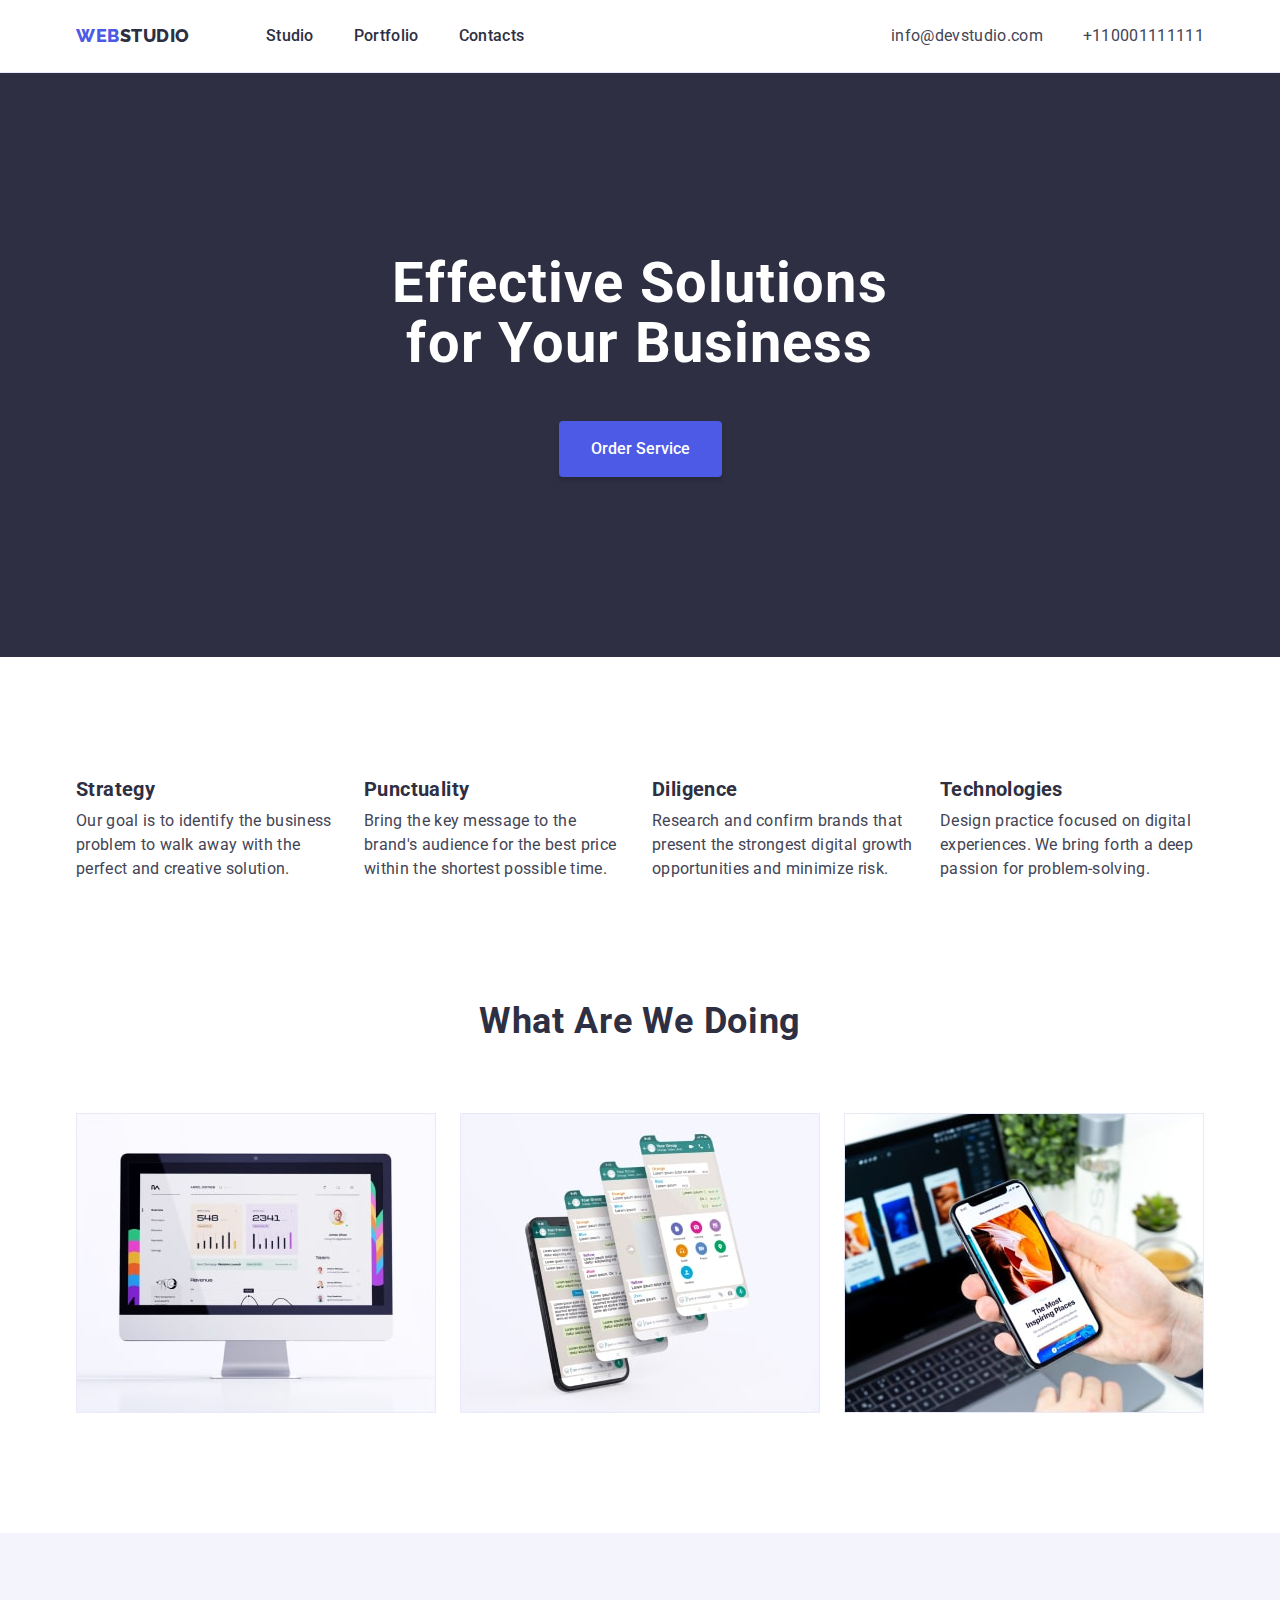
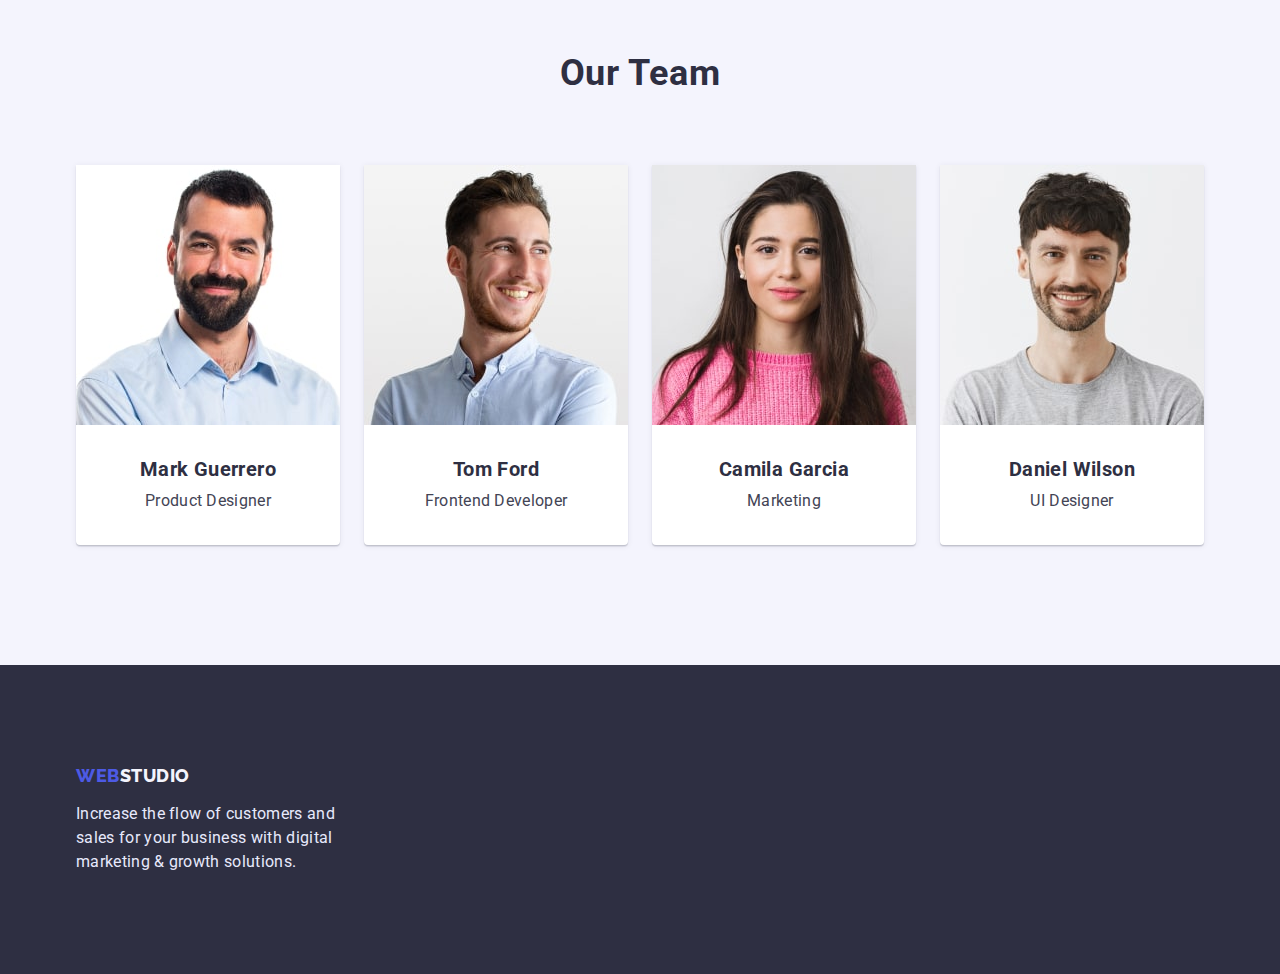
<file: index.html>
<!DOCTYPE html>
<html lang="en">
  <head>
    <meta charset="UTF-8" />
    <meta http-equiv="X-UA-Compatible" content="IE=edge" />
    <meta name="viewport" content="width=device-width, initial-scale=1.0" />
    <title>Document</title>
    <!--Fonts-->
    <link rel="preconnect" href="https://fonts.googleapis.com" />
    <link rel="preconnect" href="https://fonts.gstatic.com" crossorigin />
    <link
      href="https://fonts.googleapis.com/css2?family=Raleway:wght@800&family=Roboto:wght@400;500;700&display=swap"
      rel="stylesheet"
    />
    <!-- Modern normalize-->
    <link
      rel="stylesheet"
      href="https://cdn.jsdelivr.net/npm/modern-normalize@1.1.0/modern-normalize.min.css"
    />
    <!--Style CSS-->
    <link rel="stylesheet" href="./css/style.css" />
  </head>

  <body>
    <!-- Шапка-->
    <header class="header">
      <div class="container">
        <a class="header-logo link" href="./index.html"
          ><span class="header-web">WEB</span>STUDIO</a
        >
        <nav class="header-nav">
          <ul class="header-list">
            <li class="header-menu"><a class="header-link link" href="./index.html">Studio</a></li>
            <li class="header-menu"
              ><a class="header-link link" href="./portfolio.html">Portfolio</a></li
            >
            <li class="header-menu"><a class="header-link link" href="">Contacts</a></li>
          </ul>
        </nav>
        <address class="contact">
          <ul class="address list">
            <li class="contact-mail"
              ><a class="contact-link link" href="mailto:info@devstudio.com"
                >info@devstudio.com</a
              ></li
            >
            <li class="contact-tel"
              ><a class="contact-link link" href="tel:+110001111111">+110001111111</a></li
            >
          </ul>
        </address>
      </div>
    </header>

    <!--Hero Section-->
    <main>
      <section class="hero section">
        <div class="container">
          <h1 class="hero-slogan">Effective Solutions for Your Business</h1>
          <button class="hero-btn" type="button">Order Service</button>
        </div>
      </section>
      <!--Our benefits-->
      <section class="benefits section">
        <div class="container">
          <ul class="benefits-list list">
            <li class="container-benefits">
              <h3 class="section-subtitle">Strategy</h3>
              <p class="section-text">
                Our goal is to identify the business problem to walk away with the perfect and
                creative solution.
              </p>
            </li>
            <li class="container-benefits">
              <h3 class="section-subtitle">Punctuality</h3>
              <p class="section-text">
                Bring the key message to the brand's audience for the best price within the shortest
                possible time.
              </p>
            </li>
            <li class="container-benefits">
              <h3 class="section-subtitle">Diligence</h3>
              <p class="section-text">
                Research and confirm brands that present the strongest digital growth opportunities
                and minimize risk.
              </p>
            </li>
            <li class="container-benefits">
              <h3 class="section-subtitle">Technologies</h3>
              <p class="section-text">
                Design practice focused on digital experiences. We bring forth a deep passion for
                problem-solving.
              </p>
            </li>
          </ul>
        </div>
      </section>
      <!--What are we doing, the main context of this page-->
      <section class="context section">
        <div class="container">
          <h2 class="section-title">What are we doing</h2>
          <ul class="main-context">
            <li class="context-list image">
              <img
                class="context-image"
                src="./images/img01-min.jpg"
                alt=" white monitor"
                width="360"
              />
            </li>
            <li class="context-list image">
              <img
                class="context-image"
                src="./images/img02-min.jpg"
                alt="mobile screen"
                width="360"
              />
            </li>
            <li class="context-list image">
              <img
                class="context-image"
                src="./images/img03-min.jpg"
                alt="phone in hand"
                width="360"
              />
            </li>
          </ul>
        </div>
      </section>
      <!--Our-team-->
      <section class="team section">
        <div class="container">
          <h2 class="section-title">Our Team</h2>
          <ul class="team-list list">
            <li class="team-list desc">
              <div class="card-thumb">
                <img class="card" src="./images/img-min.jpg" alt="Product Designer" width="264" />
              </div>
              <h3 class="section-subtitle">Mark Guerrero</h3>
              <p class="section-text">Product Designer</p>
            </li>
            <li class="team-list desc">
              <div class="card-thumb">
                <img
                  class="card"
                  src="./images/img1-min.jpg"
                  alt="Frontend Developer"
                  width="264"
                />
              </div>
              <h3 class="section-subtitle">Tom Ford</h3>
              <p class="section-text">Frontend Developer</p>
            </li>
            <li class="team-list desc">
              <div class="card-thumb">
                <img class="card" src="./images/img2-min.jpg" alt="Marketing" width="264"
              /></div>
              <h3 class="section-subtitle">Camila Garcia</h3>
              <p class="section-text">Marketing</p>
            </li>
            <li class="team-list desc">
              <div class="card-thumb">
                <img class="card" src="./images/img3-min.jpg" alt="UI Designer" width="264"
              /></div>

              <h3 class="section-subtitle">Daniel Wilson</h3>
              <p class="section-text">UI Designer</p>
            </li>
          </ul>
        </div>
      </section>
      <!--Footer-->
      <footer class="footer">
        <div class="footer container">
          <a class="footer-logo link" href="./index.html"
            ><span class="footer-web">WEB</span>STUDIO</a
          >
          <p class="footer-text">
            Increase the flow of customers and sales for your business with digital marketing &
            growth solutions.
          </p>
        </div>
      </footer>
    </main>
  </body>
</html>
</file>
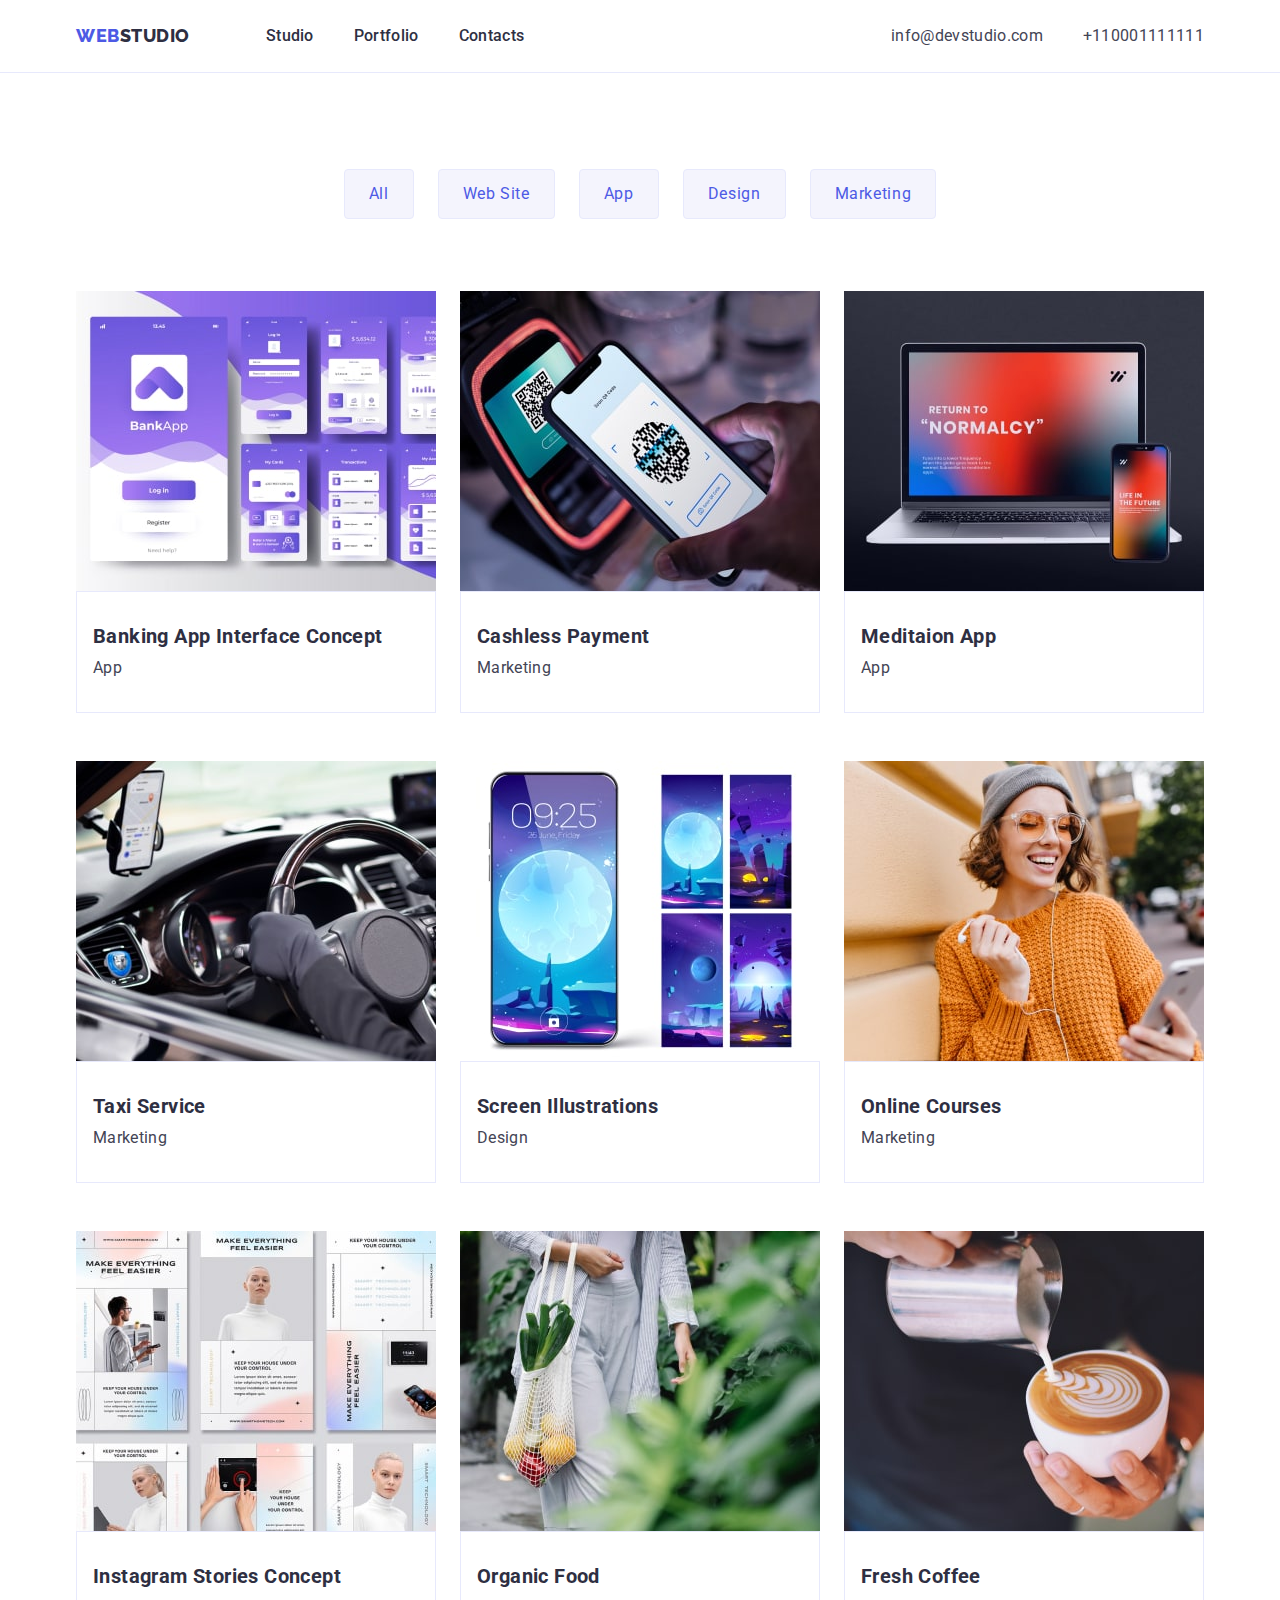
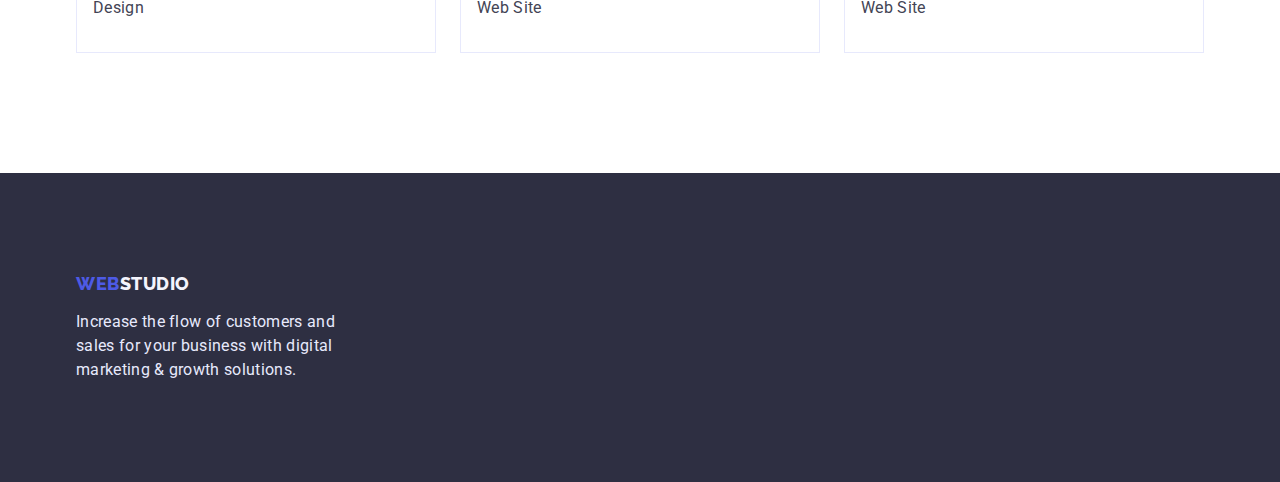
<file: portfolio.html>
<!DOCTYPE html>
<html lang="en">
  <head>
    <meta charset="UTF-8" />
    <meta http-equiv="X-UA-Compatible" content="IE=edge" />
    <meta name="viewport" content="width=device-width, initial-scale=1.0" />
    <title>Document</title>
    <!--Fonts-->
    <link rel="preconnect" href="https://fonts.googleapis.com" />
    <link rel="preconnect" href="https://fonts.gstatic.com" crossorigin />
    <link
      href="https://fonts.googleapis.com/css2?family=Raleway:wght@800&family=Roboto:wght@400;500;700&display=swap"
      rel="stylesheet"
    />
    <!-- Modern normalize-->
    <link
      rel="stylesheet"
      href="https://cdn.jsdelivr.net/npm/modern-normalize@1.1.0/modern-normalize.min.css"
    />
    <!--Style CSS-->
    <link rel="stylesheet" href="./css/style.css" />
  </head>

  <body>
    <!-- Шапка-->
    <header class="header">
      <div class="container">
        <a class="header-logo link" href="./index.html"
          ><span class="header-web">WEB</span>STUDIO</a
        >
        <nav class="header-nav">
          <ul class="header-list">
            <li class="header-menu"><a class="header-link link" href="./index.html">Studio</a></li>
            <li class="header-menu"
              ><a class="header-link link" href="./portfolio.html">Portfolio</a></li
            >
            <li class="header-menu"><a class="header-link link" href="">Contacts</a></li>
          </ul>
        </nav>
        <address class="contact">
          <ul class="address list">
            <li class="contact-mail"
              ><a class="contact-link link" href="mailto:info@devstudio.com"
                >info@devstudio.com</a
              ></li
            >
            <li class="contact-tel"
              ><a class="contact-link link" href="tel:+110001111111">+110001111111</a></li
            >
          </ul>
        </address>
      </div>
    </header>

    <main>
      <!--Button-->
      <section class="portfolio section">
        <div class="container">
          <h1 class="visually-hidden">Portfolio</h1>
          <ul class="button-list">
            <li><button class="button-item" type="button">All</button></li>
            <li><button class="button-item" type="button">Web Site</button></li>
            <li><button class="button-item" type="button">App</button></li>
            <li><button class="button-item" type="button">Design</button> </li>
            <li><button class="button-item" type="button">Marketing</button></li>
          </ul>
          <!--Row list-->
          <ul class="row-list">
            <li class="row">
              <img
                class="row-image"
                src="./images/bankapp_portfolio.jpg"
                alt="Banking App Interface Concept"
                width="360"
              />
              <div class="row-text">
                <h2 class="section-subtitle">Banking App Interface Concept</h2>
                <p class="section-text">App</p>
              </div>
            </li>
            <li class="row">
              <img
                class="row-image"
                src="./images/cashless_portfolio.jpg"
                alt="Cashless Payment"
                width="360"
              />
              <div class="row-text">
                <h2 class="section-subtitle">Cashless Payment</h2>
                <p class="section-text">Marketing</p>
              </div>
            </li>
            <li class="row">
              <img
                class="row-image"
                src="./images/maditationapp_portfolio.jpg"
                alt="Meditaion App"
                width="360"
              />
              <div class="row-text">
                <h2 class="section-subtitle">Meditaion App</h2>
                <p class="section-text">App</p>
              </div>
            </li>
            <li class="row">
              <img
                class="row-image"
                src="./images/taxiservice_portfolio.jpg"
                alt="Taxi Service"
                width="360"
              />
              <div class="row-text">
                <h2 class="section-subtitle">Taxi Service</h2>
                <p class="section-text">Marketing</p>
              </div>
            </li>
            <li class="row">
              <img
                class="row-image"
                src="./images/screen_portfolio.jpg"
                alt="Screen Illustration"
                width="360"
              />
              <div class="row-text">
                <h2 class="section-subtitle">Screen Illustrations</h2>
                <p class="section-text">Design</p>
              </div>
            </li>
            <li class="row">
              <img
                class="row-image"
                src="./images/onlinecourses_portfolio.jpg"
                alt="Online Courses"
                width="360"
              />
              <div class="row-text">
                <h2 class="section-subtitle">Online Courses</h2>
                <p class="section-text">Marketing</p>
              </div>
            </li>
            <li class="row">
              <img
                class="row-image"
                src="./images/instagram_portfolio.jpg"
                alt="Instagram Stories Concept"
                width="360"
              />
              <div class="row-text">
                <h2 class="section-subtitle">Instagram Stories Concept</h2>
                <p class="section-text">Design</p>
              </div>
            </li>
            <li class="row">
              <img
                class="row-image"
                src="./images/organicfood_portfolio.jpg"
                alt="Organic Food"
                width="360"
              />
              <div class="row-text">
                <h2 class="section-subtitle">Organic Food</h2>
                <p class="section-text">Web Site</p>
              </div>
            </li>
            <li class="row">
              <img
                class="row-image"
                src="./images/freshcoffee_portfolio.jpg"
                alt="Fresh Coffee"
                width="360"
              />
              <div class="row-text">
                <h2 class="section-subtitle">Fresh Coffee</h2>
                <p class="section-text">Web Site</p>
              </div>
            </li>
          </ul>
        </div>
      </section>

      <!--Footer-->
      <footer class="footer">
        <div class="footer container">
          <a class="footer-logo link" href="./index.html"
            ><span class="footer-web">WEB</span>STUDIO</a
          >
          <p class="footer-text">
            Increase the flow of customers and sales for your business with digital marketing &
            growth solutions.
          </p>
        </div>
      </footer>
    </main>
  </body>
</html>
</file>
<file: css/style.css>
:root {
  /* Font */
  --main-font-roboto: 'Roboto', sans-serif;
  --main-font-raleway: 'Raleway', sans-serif;

  /* Text-colors */
  --subject-txt-cl: #ffffff;
  --navyblue-txt-cl: #2e2f42;
  --slate-txt-cl: #434455;
  --cornflower-txt-cl: #e7e9fc;
  --iris-txt-cl: #4d5ae5;
  --ocean-txt-cl: #404bbf;

  /* Background colors */
  --navyblue-background-cl: #2e2f42;
  --cornflower-background-cl: #e7e9fc;
  --cloud-background-cl: #f4f4fd;
  --iris-button-cl: rgba(77, 90, 229, 0.1);
  --color-navigation: #4d5ae5;
  --FFF-background: #ffffff;
}
html {
  box-sizing: border-box;
}
*,
*::before,
*::after {
  box-sizing: inherit;
}
/*Reset start*/
h1,
h2,
h3,
h4,
h5,
h6,
p {
  margin: 0;
}
ul {
  margin: 0;
  padding: 0;
  list-style: none;
}
a {
  color: currentColor;
  text-decoration: none;
}
button {
  cursor: pointer;
}
img {
  display: block;
  max-width: 100px;
  height: auto;
}

/*Reset end*/

/*Main class*/

.container {
  width: 1158px;
  padding: 0 15px;
  margin: 0 auto;
}

.link {
  text-decoration: none;
}
.list {
  list-style: none;
}
/*.list {
  justify-content: space-between;
  align-items: center;
}*/
.section {
  padding-top: 120px;
  padding-bottom: 120px;
}
.section-title {
  font-size: 36px;
  line-height: calc(40 / 36);
  text-align: center;
  letter-spacing: 0.02em;
  text-transform: capitalize;
  color: var(--navyblue-txt-cl);
  /* Context*/
  margin-bottom: 72px;
}
.section-subtitle {
  font-size: 20px;
  line-height: calc(24 / 20);
  letter-spacing: 0.02em;
  color: var(--navyblue-txt-cl);
  margin-bottom: 8px;
}
.section-text {
  line-height: calc(24 / 16);
  letter-spacing: 0.02em;
  color: var(--slate-txt-cl);
}

/* Hidden Main title H1*/
.visually-hidden {
  position: absolute;
  width: 1px;
  height: 1px;
  margin: -1px;
  border: 0;
  padding: 0;
  white-space: nowrap;
  clip-path: inset(100%);
  clip: rect(0 0 0 0);
  overflow: hidden;
}

/*=================Main Page=========================*/

/*Base styles*/

body {
  font-family: var(--main-font-roboto);
  font-size: 16px;
  background-color: var(--FFF-background);
  margin: 0;
}

/*======Header============*/
.header {
  padding: 24px 0;
  border-bottom: 1px solid #e7e9fc;
}
.header .container {
  display: flex;
  align-items: center;
}
.header-logo {
  font-family: var(--main-font-raleway);
  font-weight: 800;
  font-size: 18px;
  line-height: calc(24 / 18);
  letter-spacing: 0.03em;
  text-transform: uppercase;
  color: var(--navyblue-txt-cl);
  /*Content*/
  margin-right: 76px;
}
.header-web {
  color: var(--color-navigation);
}
.header-web:hover,
.header-web:focus {
  color: var(--ocean-txt-cl);
  text-transform: uppercase;
}
.header-list {
  display: flex;
  gap: 40px;
  /*Content*/
}
.header-link {
  font-weight: 500;
  font-size: 16px;
  line-height: calc(24 / 16);
  letter-spacing: 0.02em;
  color: var(--navyblue-txt-cl);
  /*Content*/
}
.header-link:hover,
.header-link:focus {
  color: var(--ocean-txt-cl);
}

/*===========Address=============*/
address {
  margin-left: auto;
}
.address.list {
  display: flex;
  flex-direction: row;
  justify-content: space-between;
  /*Content*/
  margin-left: 0;
}
.contact-link {
  font-style: normal;
  line-height: calc(24 / 16);
  letter-spacing: 0.02em;
  color: var(--slate-txt-cl);
}
.contact-link:hover,
.contact-link:focus {
  color: var(--ocean-txt-cl);
}
.contact-tel {
  margin-left: 40px;
}
/*===============Hero Section=================*/

.hero {
  background: var(--navyblue-background-cl);
  padding-top: 180px;
  padding-bottom: 180px;
  text-align: center;
}
.hero-slogan {
  font-size: 56px;
  line-height: calc(60 / 56);
  letter-spacing: 0.02em;
  color: var(--subject-txt-cl);
  /*Content*/
  width: 500px;
  margin: auto;
  margin-bottom: 48px;
}
.hero-btn {
  background: var(--color-navigation);
  box-shadow: 0px 4px 4px rgba(0, 0, 0, 0.15);
  border-radius: 4px;
  /* Botton text*/
  font-family: var(--main-font-roboto);
  font-weight: 500;
  font-size: 16px;
  line-height: calc(24 / 16);
  color: var(--subject-txt-cl);
  /*Content*/
  display: flex;
  margin: 0 auto;
  padding: 16px 32px;
  border: none;
}
.hero-btn:hover,
.hero-btn:focus {
  display: flex;
  flex-direction: row;
  align-items: flex-start;
  padding: 16px 32px;
  gap: 10px;
  background: #404bbf;
  box-shadow: 0px 4px 4px rgba(0, 0, 0, 0.15);
  border-radius: 4px;
  cursor: pointer;
}
/*===============Benefits====================*/
.benefits.section {
  padding-bottom: 0;
}
.benefits-list {
  display: flex;
  gap: 24px;
}
.container-benefits {
  width: 264px;
}

/* ==============Main context==================*/
.main-context {
  display: flex;
  gap: 24px;
}
.context-image {
  min-width: 360px;
  min-height: 300px;
}
/*==============Our team====================*/
.team.section {
  background-color: var(--cloud-background-cl);
}

.team-list.list {
  display: flex;
  justify-content: space-between;
  gap: 24px;
  text-align: center;
}
.team-list.desc {
  background: #ffffff;
  box-shadow: 0px 1px 6px rgba(46, 47, 66, 0.08), 0px 1px 1px rgba(46, 47, 66, 0.16),
    0px 2px 1px rgba(46, 47, 66, 0.08);
  border-radius: 0px 0px 4px 4px;
  padding-bottom: 32px;
}
.team-list > .card-thumb {
  flex-basis: calc(100% / 4);
}
.card {
  min-width: 264px;
  min-height: 260px;
  margin-bottom: 32px;
}
/*===============Button-Portfolio====================*/
.portfolio.section {
  padding-bottom: 120px;
  padding-top: 96px;
}
.button-list {
  display: flex;
  justify-content: center;
  padding: 0px;
  gap: 24px;
  margin-bottom: 72px;
  text-align: center;
}
.button-item {
  padding: 12px 24px;
  background: var(--cloud-background-cl);
  border: 1px solid #e7e9fc;
  border-radius: 4px;
  /* Button Text */
  line-height: calc(24 / 16);
  text-align: center;
  letter-spacing: 0.04em;
  color: var(--iris-txt-cl);
}
.button-item:hover,
.button-item:focus {
  align-items: flex-start;
  padding: 12px 24px;
  background: #404bbf;
  box-shadow: 0px 3px 1px rgba(0, 0, 0, 0.1), 0px 2px 1px rgba(0, 0, 0, 0.08),
    0px 2px 2px rgba(0, 0, 0, 0.12);
  border-radius: 4px;
  /*Text*/
  font-family: 'Roboto';
  letter-spacing: 0.04em;
  color: var(--subject-txt-cl);
}

/*==============ROW Portfolio==================*/

.row-list {
  list-style: none;
  display: flex;
  flex-wrap: wrap;
  gap: 48px 24px;
}
.row {
  display: block;
}
.row-image {
  min-width: 360px;
  min-height: 300px;
}
.row-text {
  border: 1px solid #e7e9fc;
  padding-top: 32px;
  padding-bottom: 32px;
  padding-left: 16px;
}
/*===================Footer====================*/
footer {
  padding-top: 100px;
  padding-bottom: 100px;
  background: var(--navyblue-background-cl);
}
.footer-logo {
  font-family: var(--main-font-raleway);
  font-weight: 800;
  font-size: 18px;
  line-height: calc(21 / 18);
  display: block;
  letter-spacing: 0.03em;
  text-transform: uppercase;
  color: var(--cloud-background-cl);
  margin-bottom: 16px;
}
.footer-web {
  color: var(--color-navigation);
}
.footer-text {
  line-height: calc(24 / 16);
  letter-spacing: 0.02em;
  color: var(--cornflower-txt-cl);
  max-width: 264px;
}
</file>
